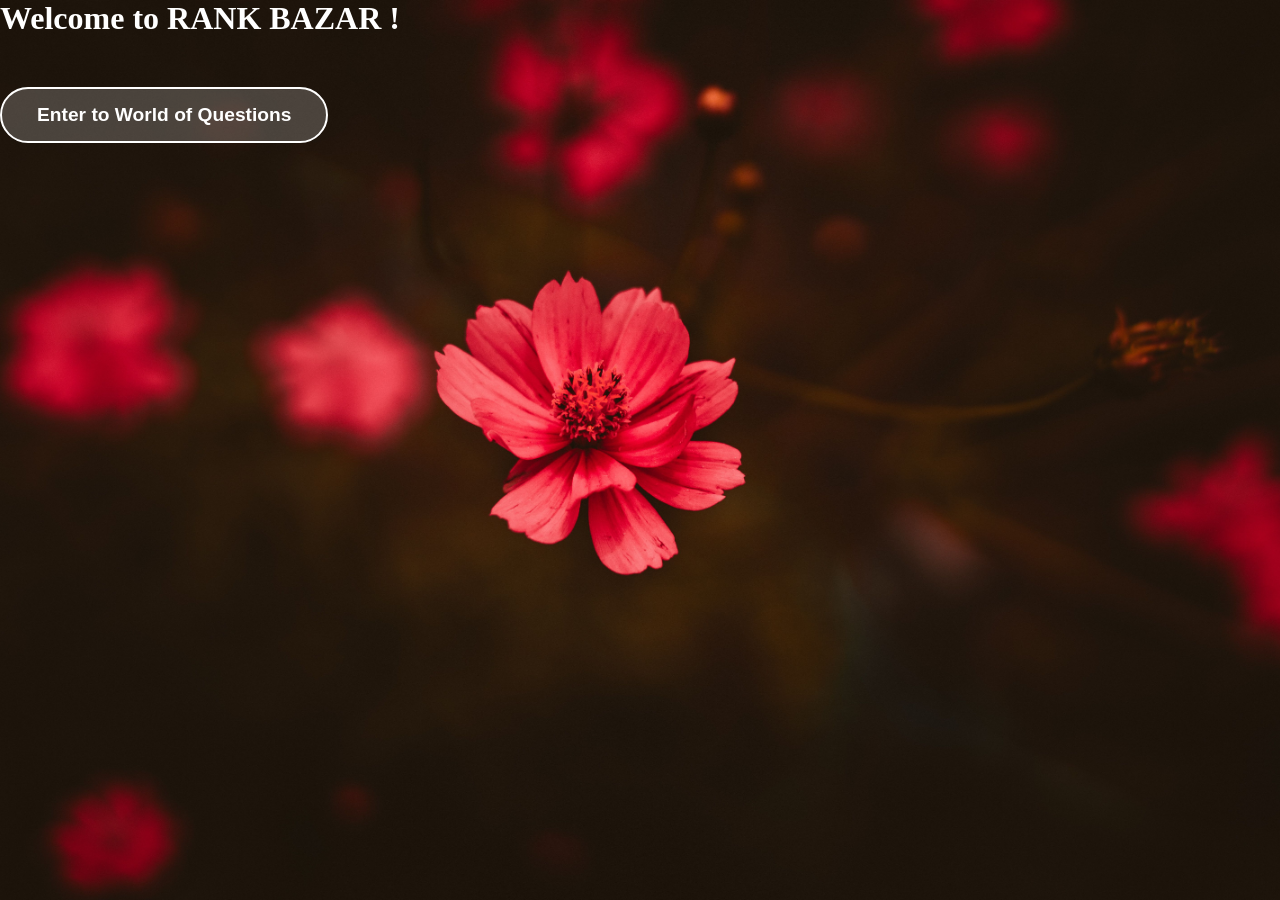
<file: index.html>
<!DOCTYPE html>
<html lang="en">
<head>
    <meta charset="UTF-8">
    <meta name="viewport" content="width=device-width, initial-scale=1.0">
    <title>My Website</title>
    <style>
        * {
            margin: 0;
            padding: 0;
            box-sizing: border-box;
        }

        body {
            background-image: url('background.jpg');
            background-size: cover;
            background-position: center;
            background-repeat: no-repeat;
            background-attachment: fixed;
            min-height: 100vh;
        }
         h1 {
        color: white;
        font-weight: bold;
    }
    </style>
    <link rel="stylesheet" href="style.css">
</head>
<body>

    <!-- Aapka baaki content yahan aayega -->
    <h1>Welcome to RANK BAZAR !</h1>

    <button class="enter-btn" onclick="goHome()">Enter to World of Questions</button>

     
<script src="script.js"></script>
</body>
</html>
</file>
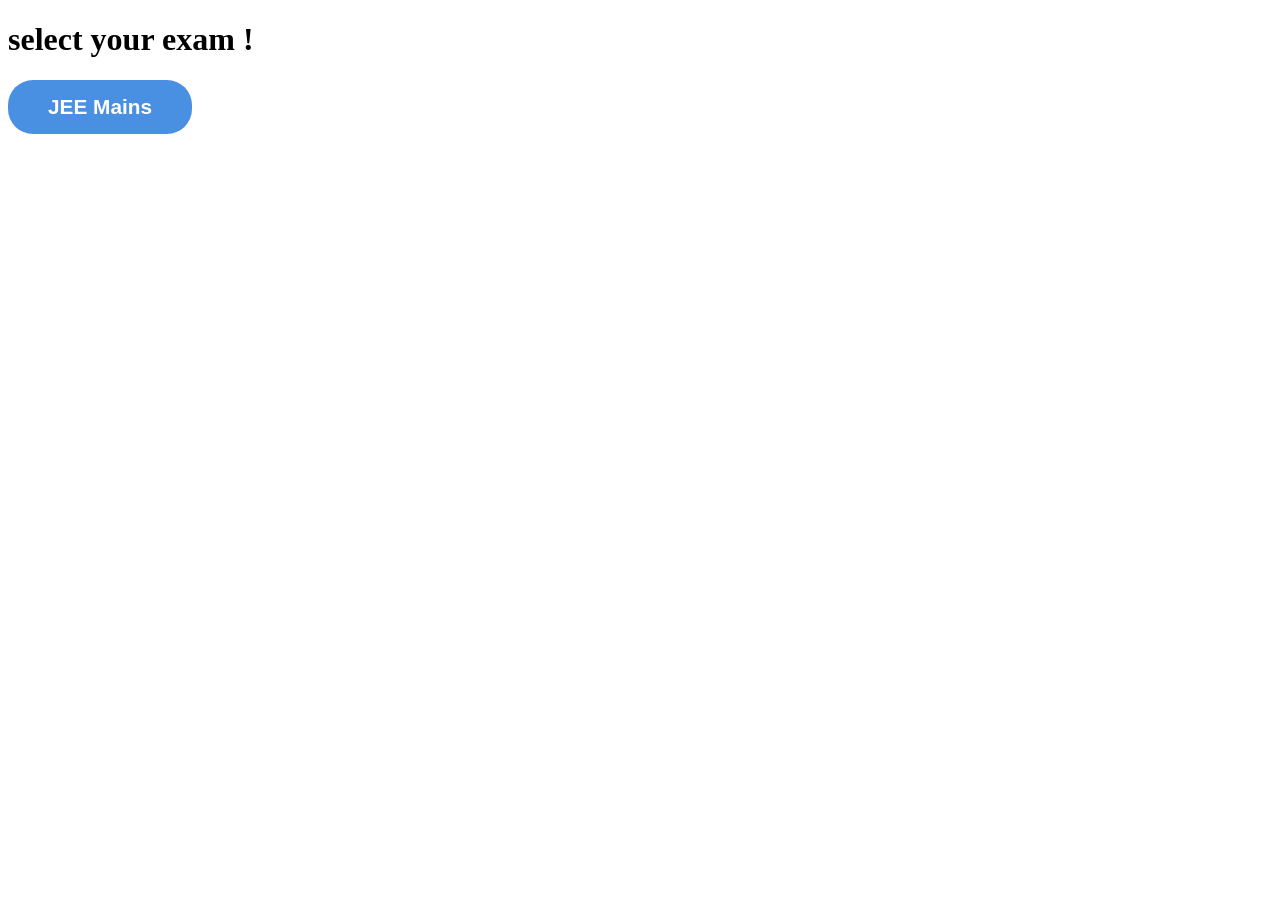
<file: home_page/home.html>
<!DOCTYPE html>
<html lang="en">
<head>
    <meta charset="UTF-8">
    <title>Home Page</title>
    <style>
    button {
        padding: 15px 40px;
        font-size: 1.3rem;
        font-weight: bold;
        background-color: #4a90e2;
        color: white;
        border: none;
        border-radius: 25px;
        cursor: pointer;
        transition: background-color 0.3s;
    }

    button:hover {
        background-color: #2c6fba;
    }
</style>
</head>
<body>
    <h1>select your exam !</h1>
   <button onclick="window.location.href='../jee_mains/jee_mains_home.html'">JEE Mains</button>
</body>
</html>
</file>
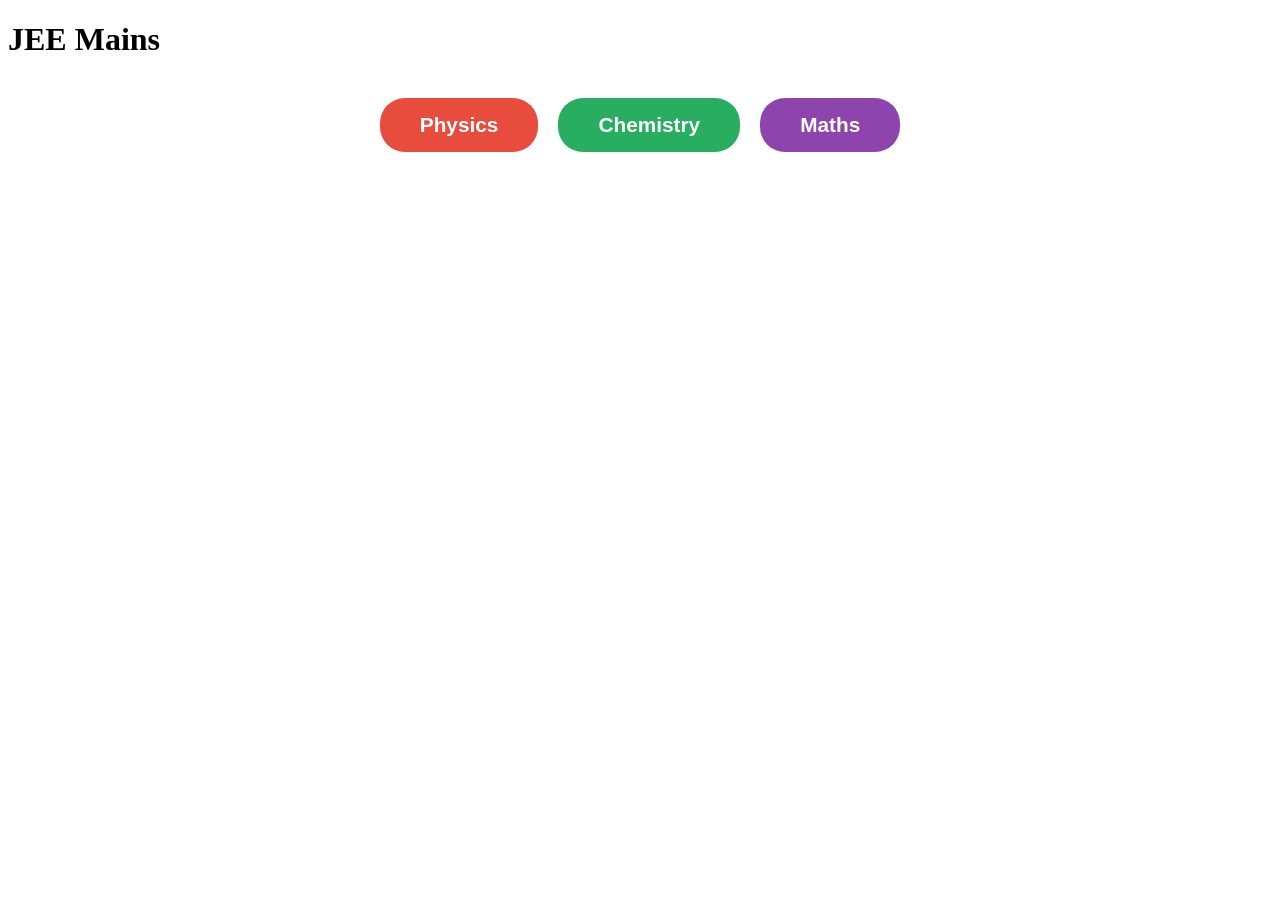
<file: jee_mains/jee_mains_home.html>
<!DOCTYPE html>
<html lang="en">
<head>
    <meta charset="UTF-8">
    <title>JEE Mains</title>
    <style>
        .buttons {
            display: flex;
            gap: 20px;
            justify-content: center;
            margin-top: 40px;
        }

        .btn-physics {
            padding: 15px 40px;
            font-size: 1.3rem;
            font-weight: bold;
            background-color: #e74c3c;
            color: white;
            border: none;
            border-radius: 25px;
            cursor: pointer;
            transition: 0.3s;
        }

        .btn-chemistry {
            padding: 15px 40px;
            font-size: 1.3rem;
            font-weight: bold;
            background-color: #27ae60;
            color: white;
            border: none;
            border-radius: 25px;
            cursor: pointer;
            transition: 0.3s;
        }

        .btn-maths {
            padding: 15px 40px;
            font-size: 1.3rem;
            font-weight: bold;
            background-color: #8e44ad;
            color: white;
            border: none;
            border-radius: 25px;
            cursor: pointer;
            transition: 0.3s;
        }

        .btn-physics:hover { background-color: #c0392b; }
        .btn-chemistry:hover { background-color: #1e8449; }
        .btn-maths:hover { background-color: #6c3483; }
    </style>
</head>
<body>
    <h1>JEE Mains</h1>
    <div class="buttons">
        <button class="btn-physics" onclick="window.location.href='physics.html'">Physics</button>
        <button class="btn-chemistry" onclick="window.location.href='chemistry.html'">Chemistry</button>
        <button class="btn-maths" onclick="window.location.href='maths.html'">Maths</button>
    </div>
</body>
</html>
</file>
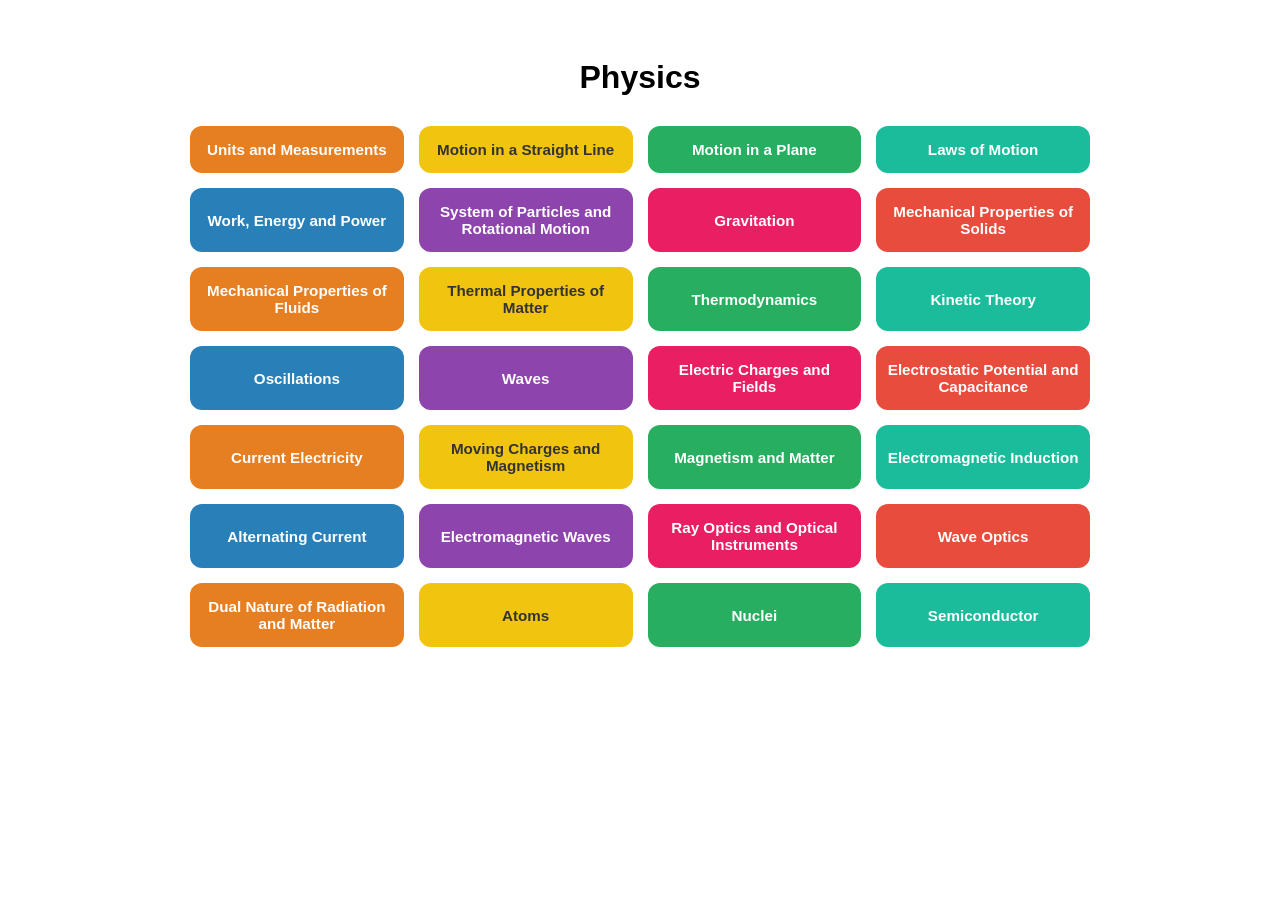
<file: jee_mains/physics.html>
<!DOCTYPE html>
<html lang="en">
<head>
    <meta charset="UTF-8">
    <title>Physics</title>
    <style>
        body {
            font-family: Arial, sans-serif;
            text-align: center;
            padding: 30px;
        }

        .grid {
            display: grid;
            grid-template-columns: repeat(4, 1fr);
            gap: 15px;
            max-width: 900px;
            margin: 30px auto;
        }

        .btn {
            padding: 15px 10px;
            font-size: 0.95rem;
            font-weight: bold;
            color: white;
            border: none;
            border-radius: 12px;
            cursor: pointer;
            transition: 0.3s;
        }

        .c1 { background-color: #e74c3c; }
        .c1:hover { background-color: #c0392b; }

        .c2 { background-color: #e67e22; }
        .c2:hover { background-color: #ca6f1e; }

        .c3 { background-color: #f1c40f; color: #333; }
        .c3:hover { background-color: #d4ac0d; }

        .c4 { background-color: #27ae60; }
        .c4:hover { background-color: #1e8449; }

        .c5 { background-color: #1abc9c; }
        .c5:hover { background-color: #17a589; }

        .c6 { background-color: #2980b9; }
        .c6:hover { background-color: #1f618d; }

        .c7 { background-color: #8e44ad; }
        .c7:hover { background-color: #6c3483; }

        .c8 { background-color: #e91e63; }
        .c8:hover { background-color: #c2185b; }
    </style>
</head>
<body>

    <h1>Physics</h1>

    <div class="grid">
        <button class="btn c2" onclick="window.location.href='units_measurements.html'">Units and Measurements</button>
        <button class="btn c3" onclick="window.location.href='motion_straight_line.html'">Motion in a Straight Line</button>
        <button class="btn c4" onclick="window.location.href='motion_plane.html'">Motion in a Plane</button>

        <button class="btn c5" onclick="window.location.href='laws_motion.html'">Laws of Motion</button>
        <button class="btn c6" onclick="window.location.href='work_energy_power.html'">Work, Energy and Power</button>
        <button class="btn c7" onclick="window.location.href='system_particles.html'">System of Particles and Rotational Motion</button>
        <button class="btn c8" onclick="window.location.href='gravitation.html'">Gravitation</button>

        <button class="btn c1" onclick="window.location.href='mechanical_solids.html'">Mechanical Properties of Solids</button>
        <button class="btn c2" onclick="window.location.href='mechanical_fluids.html'">Mechanical Properties of Fluids</button>
        <button class="btn c3" onclick="window.location.href='thermal_properties.html'">Thermal Properties of Matter</button>
        <button class="btn c4" onclick="window.location.href='thermodynamics.html'">Thermodynamics</button>

        <button class="btn c5" onclick="window.location.href='kinetic_theory.html'">Kinetic Theory</button>
        <button class="btn c6" onclick="window.location.href='oscillations.html'">Oscillations</button>
        <button class="btn c7" onclick="window.location.href='waves.html'">Waves</button>
        <button class="btn c8" onclick="window.location.href='electric_charges.html'">Electric Charges and Fields</button>

        <button class="btn c1" onclick="window.location.href='electrostatic_potential.html'">Electrostatic Potential and Capacitance</button>
        <button class="btn c2" onclick="window.location.href='current_electricity.html'">Current Electricity</button>
        <button class="btn c3" onclick="window.location.href='moving_charges.html'">Moving Charges and Magnetism</button>
        <button class="btn c4" onclick="window.location.href='magnetism_matter.html'">Magnetism and Matter</button>

        <button class="btn c5" onclick="window.location.href='em_induction.html'">Electromagnetic Induction</button>
        <button class="btn c6" onclick="window.location.href='alternating_current.html'">Alternating Current</button>
        <button class="btn c7" onclick="window.location.href='em_waves.html'">Electromagnetic Waves</button>
        <button class="btn c8" onclick="window.location.href='ray_optics.html'">Ray Optics and Optical Instruments</button>

        <button class="btn c1" onclick="window.location.href='wave_optics.html'">Wave Optics</button>
        <button class="btn c2" onclick="window.location.href='dual_nature.html'">Dual Nature of Radiation and Matter</button>
        <button class="btn c3" onclick="window.location.href='atoms.html'">Atoms</button>
        <button class="btn c4" onclick="window.location.href='nuclei.html'">Nuclei</button>

        <button class="btn c5" onclick="window.location.href='semiconductor.html'">Semiconductor</button>
    </div>

</body>
</html>
</file>
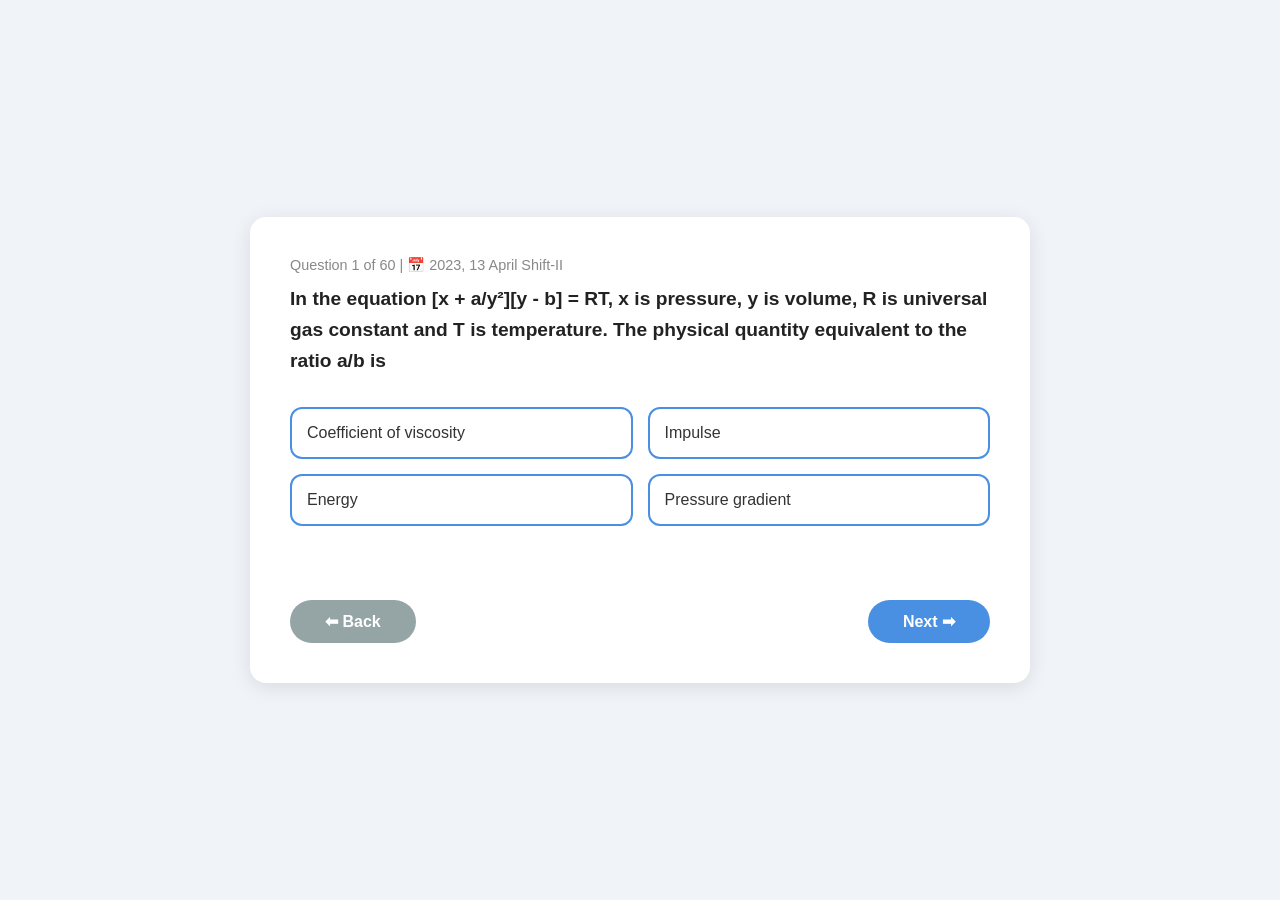
<file: jee_mains/units_measurements.html>
<!DOCTYPE html>
<html lang="en">
<head>
    <meta charset="UTF-8">
    <title>Units and Measurements - PYQ</title>
    <style>
        body {
            font-family: Arial, sans-serif;
            background-color: #f0f4f8;
            display: flex;
            justify-content: center;
            align-items: center;
            min-height: 100vh;
            margin: 0;
        }

        .quiz-box {
            background: white;
            border-radius: 16px;
            padding: 40px;
            max-width: 700px;
            width: 90%;
            box-shadow: 0 4px 20px rgba(0,0,0,0.1);
        }

        .question-number {
            font-size: 0.9rem;
            color: #888;
            margin-bottom: 10px;
        }

        .question {
            font-size: 1.2rem;
            font-weight: bold;
            color: #222;
            margin-bottom: 30px;
            line-height: 1.6;
        }

        .options {
            display: grid;
            grid-template-columns: 1fr 1fr;
            gap: 15px;
            margin-bottom: 30px;
        }

        .option-btn {
            padding: 15px;
            font-size: 1rem;
            border: 2px solid #4a90e2;
            background: white;
            color: #333;
            border-radius: 12px;
            cursor: pointer;
            transition: 0.3s;
            text-align: left;
        }

        .option-btn:hover {
            background-color: #eaf1fb;
        }

        .option-btn.correct {
            background-color: #27ae60;
            color: white;
            border-color: #27ae60;
        }

        .option-btn.wrong {
            background-color: #e74c3c;
            color: white;
            border-color: #e74c3c;
        }

        .result {
            font-size: 1rem;
            font-weight: bold;
            margin-bottom: 20px;
            min-height: 24px;
        }

        .result.correct { color: #27ae60; }
        .result.wrong { color: #e74c3c; }

        /* ✅ NAYA: Explanation box */
        .explanation {
            background: #f0f7ff;
            border-left: 4px solid #4a90e2;
            padding: 12px 16px;
            border-radius: 8px;
            font-size: 0.9rem;
            color: #333;
            margin-bottom: 20px;
            line-height: 1.6;
            display: none;
        }

        .nav-btns {
            display: flex;
            justify-content: space-between;
        }

        .nav-btn {
            padding: 12px 35px;
            font-size: 1rem;
            font-weight: bold;
            border: none;
            border-radius: 25px;
            cursor: pointer;
            transition: 0.3s;
        }

        .back-btn {
            background-color: #95a5a6;
            color: white;
        }

        .back-btn:hover { background-color: #7f8c8d; }

        .next-btn {
            background-color: #4a90e2;
            color: white;
        }

        .next-btn:hover { background-color: #2c6fba; }
    </style>
</head>
<body>

<div class="quiz-box">
    <div class="question-number" id="qNumber">Loading...</div>
    <div class="question" id="question"></div>
    <div class="options" id="options"></div>
    <div class="result" id="result"></div>
    <div class="explanation" id="explanation"></div>
    <div class="nav-btns">
        <button class="nav-btn back-btn" onclick="navigate(-1)">⬅ Back</button>
        <button class="nav-btn next-btn" onclick="navigate(1)">Next ➡</button>
    </div>
</div>

<script>
    const STORAGE_KEY = "units_measurements_answers";

    // ✅ CHANGE 1: questions array ab khaali hai — JSON se bharega
    let questions = [];
    let current = 0;
    let userAnswers = [];

    // ✅ CHANGE 2: JSON file se questions load karo
    async function loadQuestions() {
        try {
            const response = await fetch('data/units_measurements.json');
            questions = await response.json();

            // localStorage se purane answers lo, nahi toh naye banao
            const saved = localStorage.getItem(STORAGE_KEY);
            if (saved) {
                userAnswers = JSON.parse(saved);
            } else {
                userAnswers = new Array(questions.length).fill(null);
            }

            loadQuestion(); // questions aane ke baad pehla question dikhao

        } catch (error) {
            document.getElementById('qNumber').textContent = '❌ Error!';
            document.getElementById('question').textContent =
                'Questions load nahi hue. "data" folder aur JSON file check karo.';
        }
    }

    function saveAnswers() {
        localStorage.setItem(STORAGE_KEY, JSON.stringify(userAnswers));
    }

    // ✅ CHANGE 3: q.q ki jagah q.question likha (JSON format ke hisaab se)
    function loadQuestion() {
        const q = questions[current];
        if (!q) return;

        document.getElementById('qNumber').textContent =
            `Question ${current + 1} of ${questions.length}` +
            (q.year ? `  |  📅 ${q.year}` : '');

        document.getElementById('question').textContent = q.question; // ← q.q se q.question
        document.getElementById('result').textContent = '';
        document.getElementById('result').className = 'result';
        document.getElementById('explanation').style.display = 'none';

        const optionsDiv = document.getElementById('options');
        optionsDiv.innerHTML = '';

        q.options.forEach((opt, i) => {
            const btn = document.createElement('button');
            btn.className = 'option-btn';
            btn.textContent = opt;
            btn.onclick = () => checkAnswer(i);
            optionsDiv.appendChild(btn);
        });

        // agar pehle answer diya tha toh restore karo
        if (userAnswers[current] !== null) {
            const saved = userAnswers[current];
            const buttons = document.querySelectorAll('.option-btn');
            buttons.forEach(btn => btn.disabled = true);

            if (saved === q.answer) {
                buttons[saved].classList.add('correct');
                document.getElementById('result').textContent = '✅ Correct Answer!';
                document.getElementById('result').className = 'result correct';
            } else {
                buttons[saved].classList.add('wrong');
                buttons[q.answer].classList.add('correct');
                document.getElementById('result').textContent = '❌ Wrong Answer!';
                document.getElementById('result').className = 'result wrong';
            }

            // explanation bhi dikhao
            if (q.explanation) {
                document.getElementById('explanation').textContent = '💡 ' + q.explanation;
                document.getElementById('explanation').style.display = 'block';
            }
        }
    }

    function checkAnswer(selected) {
        if (userAnswers[current] !== null) return;

        const q = questions[current];
        userAnswers[current] = selected;
        saveAnswers();

        const buttons = document.querySelectorAll('.option-btn');
        buttons.forEach(btn => btn.disabled = true);

        if (selected === q.answer) {
            buttons[selected].classList.add('correct');
            document.getElementById('result').textContent = '✅ Correct Answer!';
            document.getElementById('result').className = 'result correct';
        } else {
            buttons[selected].classList.add('wrong');
            buttons[q.answer].classList.add('correct');
            document.getElementById('result').textContent = '❌ Wrong Answer!';
            document.getElementById('result').className = 'result wrong';
        }

        // ✅ Explanation dikhao
        if (q.explanation) {
            document.getElementById('explanation').textContent = '💡 ' + q.explanation;
            document.getElementById('explanation').style.display = 'block';
        }
    }

    function navigate(dir) {
        current += dir;
        if (current < 0) current = 0;
        if (current >= questions.length) current = questions.length - 1;
        loadQuestion();
    }

    // ✅ CHANGE 4: loadQuestion() ki jagah loadQuestions() — JSON fetch shuru karega
    loadQuestions();
</script>

</body>
</html>
</file>
<file: style.css>
.enter-btn {
    margin-top: 50px;
    padding: 15px 35px;
    font-size: 1.2rem;
    font-weight: bold;
    color: white;
    background-color: rgba(255, 255, 255, 0.2);
    border: 2px solid white;
    border-radius: 30px;
    cursor: pointer;
    transition: background-color 0.3s;
}

.enter-btn:hover {
    background-color: rgba(255, 255, 255, 0.4);
}
</file>
